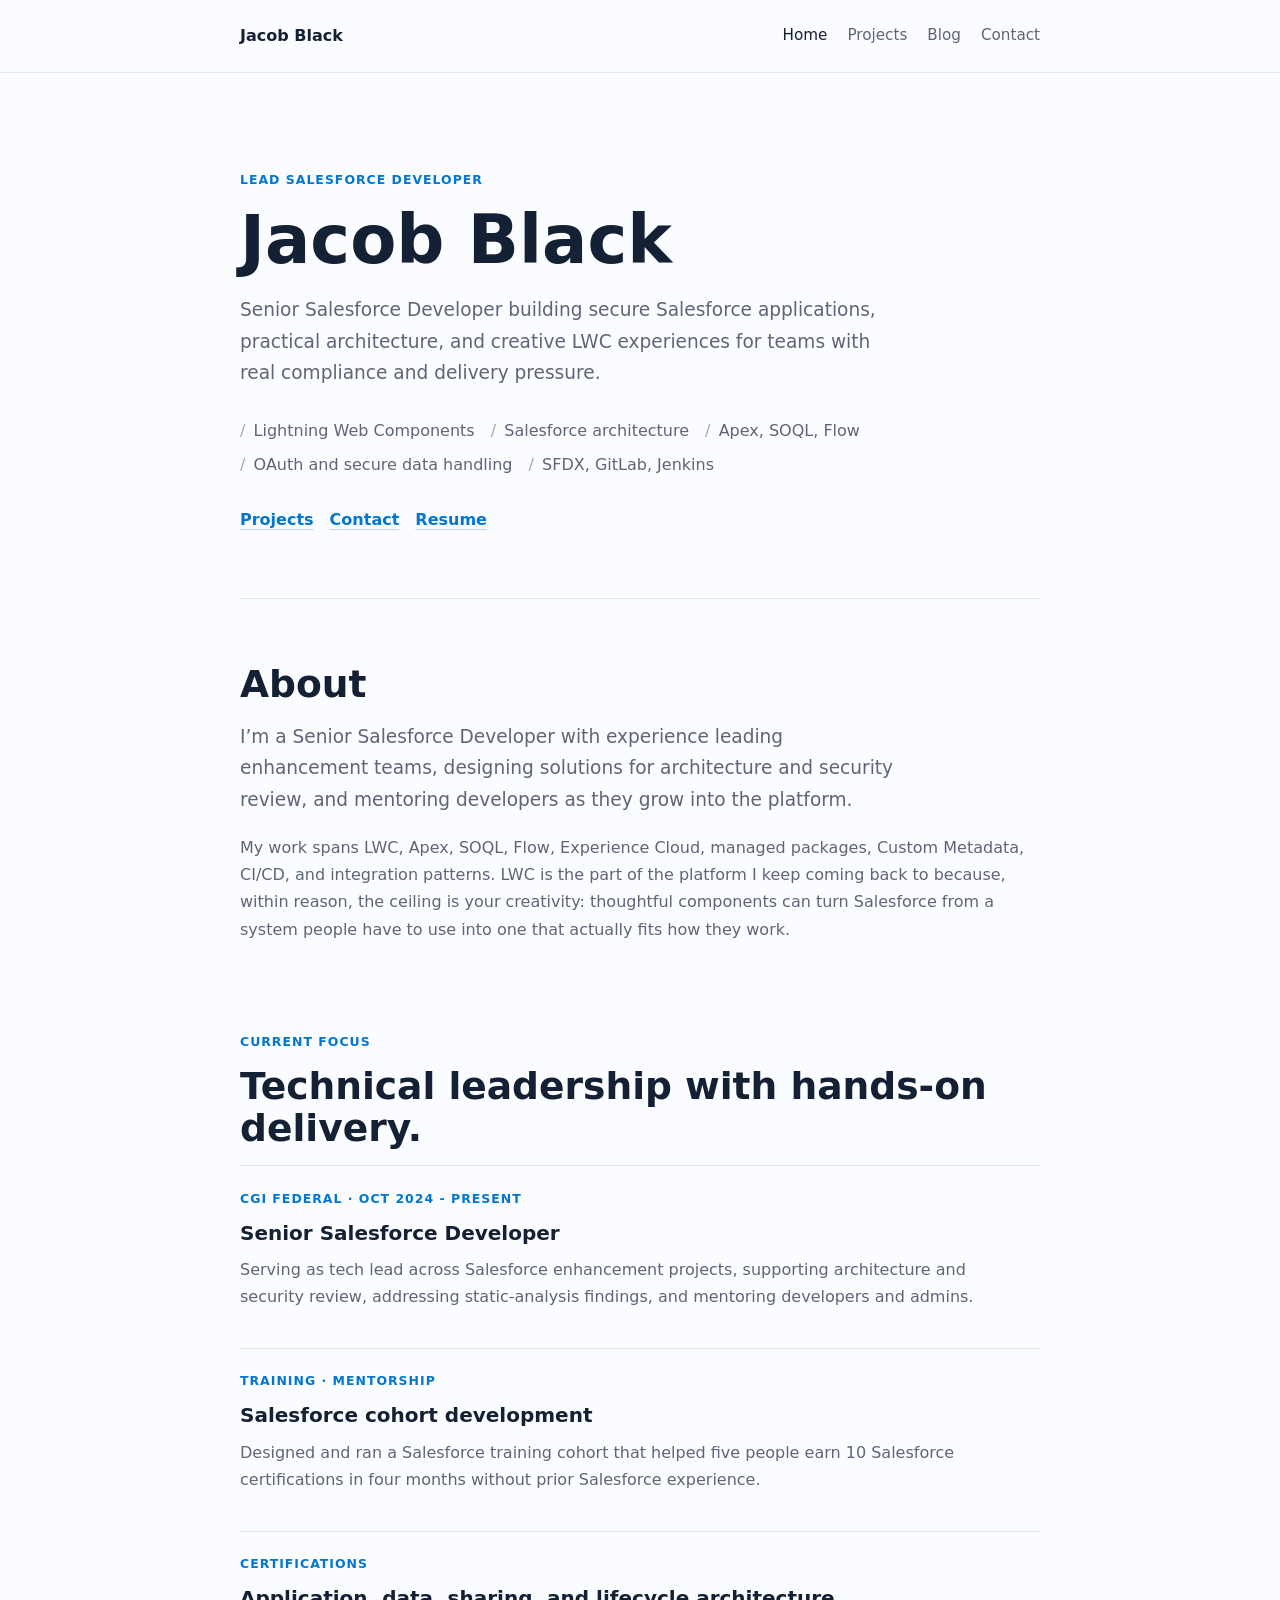
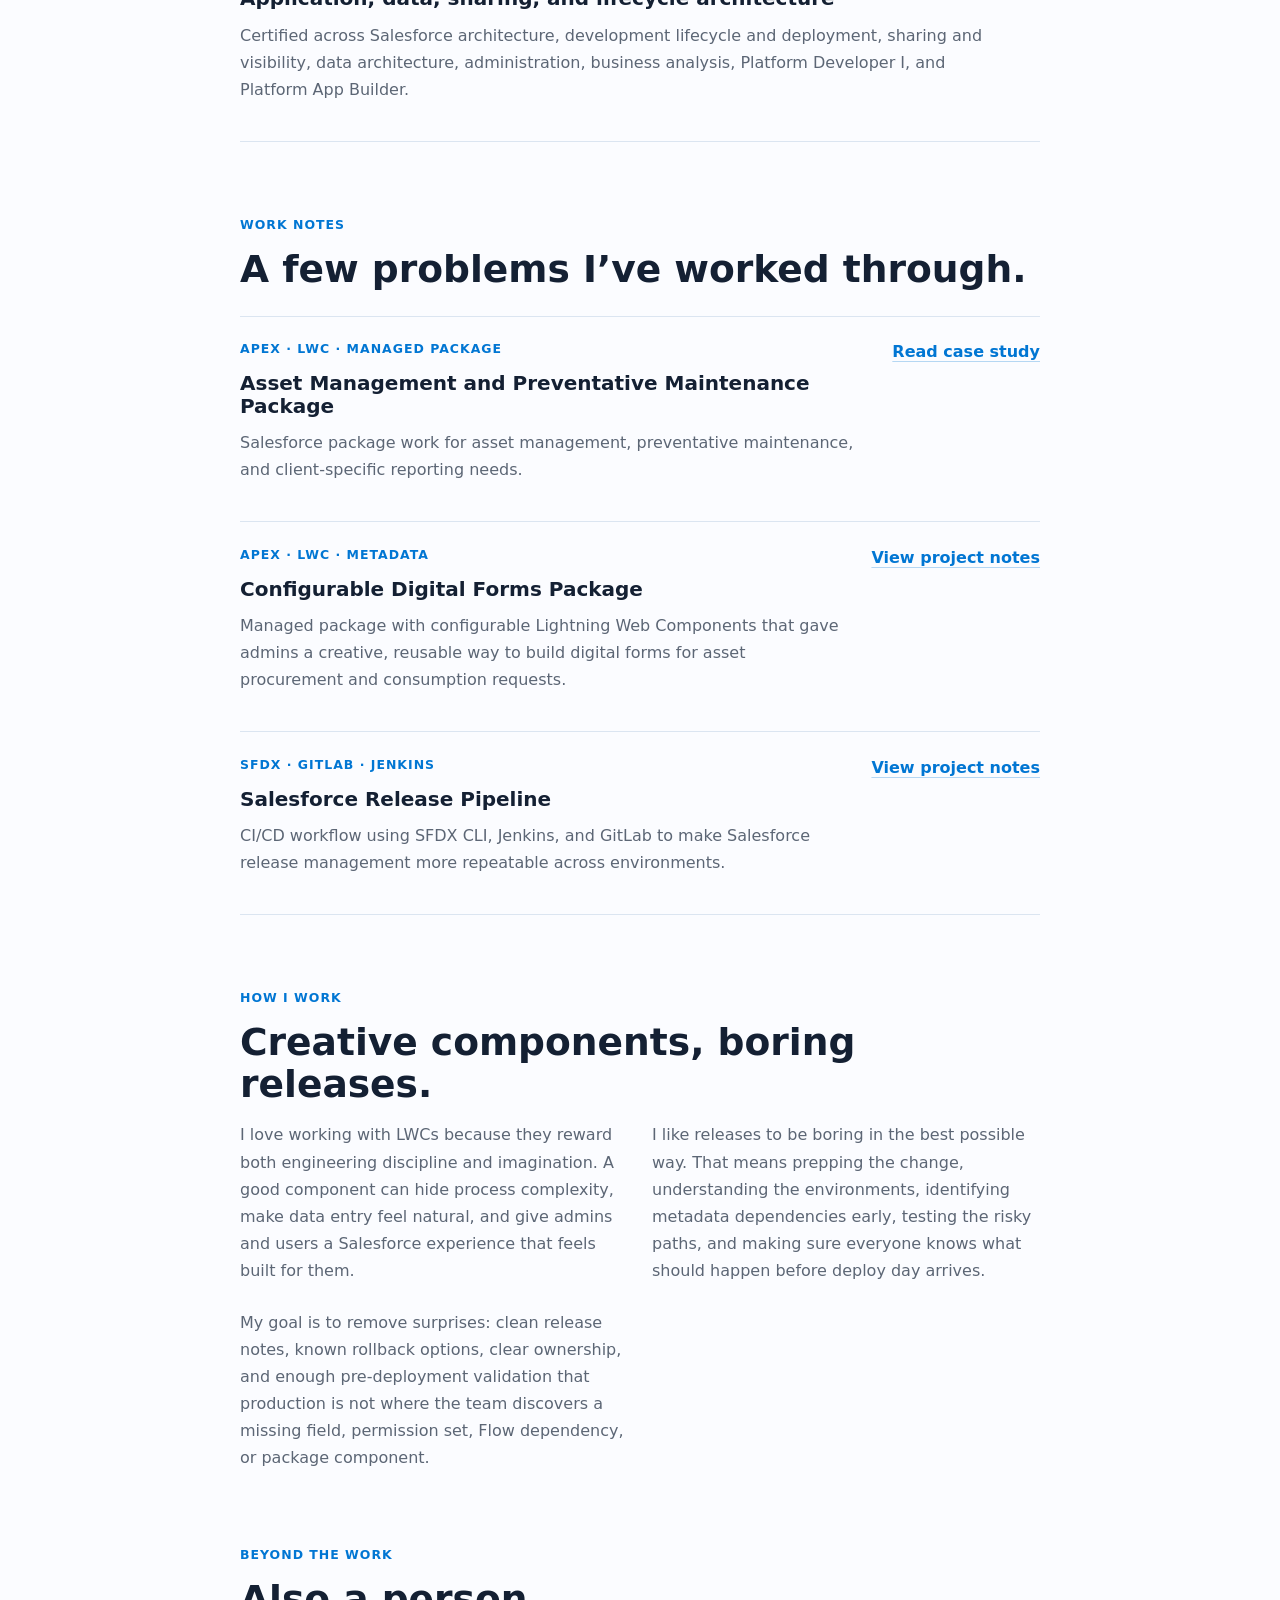
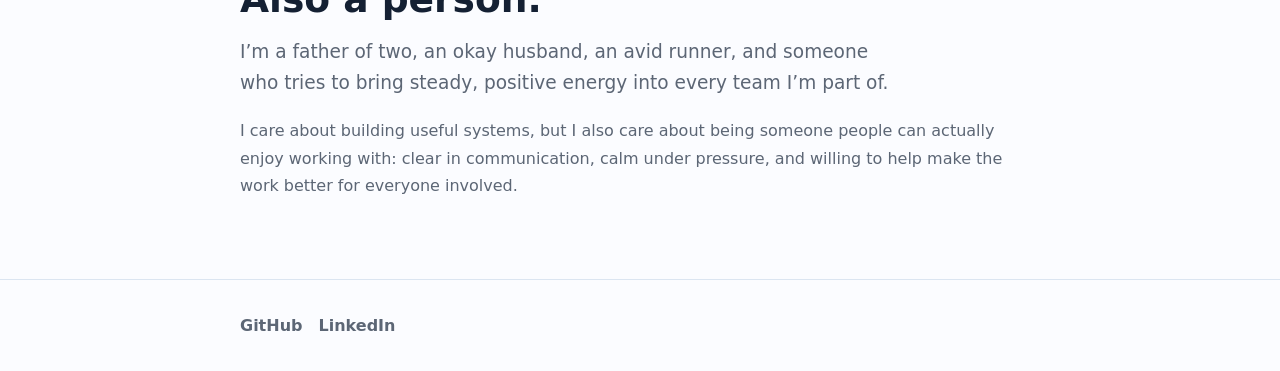
<file: index.html>
<!DOCTYPE html>
<html lang="en">
<head>
  <meta charset="UTF-8" />
  <meta name="viewport" content="width=device-width, initial-scale=1.0" />
  <meta name="description" content="Portfolio for Jacob Black, a Lead Salesforce Developer specializing in LWC, Salesforce architecture, secure integrations, and CI/CD." />
  <title>Jacob Black | Lead Salesforce Developer</title>
  <link rel="stylesheet" href="styles.css" />
  <script src="main.js" defer></script>
</head>
<body>
  <header class="site-header">
    <nav class="nav container" aria-label="Primary navigation">
      <a class="brand" href="index.html" aria-label="Jacob Black home">Jacob Black</a>
      <button class="nav-toggle" type="button" aria-expanded="false" aria-controls="primary-menu">
        <span class="sr-only">Toggle navigation</span>
        <span class="nav-toggle-line"></span>
        <span class="nav-toggle-line"></span>
      </button>
      <div class="nav-links" id="primary-menu">
        <a href="index.html">Home</a>
        <a href="projects.html">Projects</a>
        <a href="blog.html">Blog</a>
        <a href="contact.html">Contact</a>
      </div>
    </nav>
  </header>

  <main>
    <section class="intro container section-lg">
      <p class="eyebrow">Lead Salesforce Developer</p>
      <h1>Jacob Black</h1>
      <p class="hero-copy">
        Senior Salesforce Developer building secure Salesforce applications, practical architecture, and creative LWC experiences for teams with real compliance and delivery pressure.
      </p>
      <ul class="intro-meta" aria-label="Specialties">
        <li>Lightning Web Components</li>
        <li>Salesforce architecture</li>
        <li>Apex, SOQL, Flow</li>
        <li>OAuth and secure data handling</li>
        <li>SFDX, GitLab, Jenkins</li>
      </ul>
      <nav class="quiet-actions" aria-label="Primary actions">
        <a class="text-link" href="projects.html">Projects</a>
        <a class="text-link" href="contact.html">Contact</a>
        <a class="text-link" href="resume.pdf">Resume</a>
      </nav>
    </section>

    <section class="container section" aria-labelledby="about-heading">
      <h2 id="about-heading">About</h2>
      <p class="lead">
        I&rsquo;m a Senior Salesforce Developer with experience leading enhancement teams, designing solutions for architecture and security review, and mentoring developers as they grow into the platform.
      </p>
      <p>
        My work spans LWC, Apex, SOQL, Flow, Experience Cloud, managed packages, Custom Metadata, CI/CD, and integration patterns. LWC is the part of the platform I keep coming back to because, within reason, the ceiling is your creativity: thoughtful components can turn Salesforce from a system people have to use into one that actually fits how they work.
      </p>
    </section>

    <section class="container section" aria-labelledby="cred-heading">
      <p class="eyebrow">Current focus</p>
      <h2 id="cred-heading">Technical leadership with hands-on delivery.</h2>
      <div class="work-list">
        <article class="work-note">
          <div>
            <p class="project-meta">CGI Federal &middot; Oct 2024 - Present</p>
            <h3>Senior Salesforce Developer</h3>
            <p>Serving as tech lead across Salesforce enhancement projects, supporting architecture and security review, addressing static-analysis findings, and mentoring developers and admins.</p>
          </div>
        </article>

        <article class="work-note">
          <div>
            <p class="project-meta">Training &middot; Mentorship</p>
            <h3>Salesforce cohort development</h3>
            <p>Designed and ran a Salesforce training cohort that helped five people earn 10 Salesforce certifications in four months without prior Salesforce experience.</p>
          </div>
        </article>

        <article class="work-note">
          <div>
            <p class="project-meta">Certifications</p>
            <h3>Application, data, sharing, and lifecycle architecture</h3>
            <p>Certified across Salesforce architecture, development lifecycle and deployment, sharing and visibility, data architecture, administration, business analysis, Platform Developer I, and Platform App Builder.</p>
          </div>
        </article>
      </div>
    </section>

    <section class="container section" aria-labelledby="featured-heading">
      <div class="section-heading">
        <p class="eyebrow">Work notes</p>
        <h2 id="featured-heading">A few problems I&rsquo;ve worked through.</h2>
      </div>

      <!-- These compact entries keep the homepage closer to a technical dossier than a marketing page. -->
      <div class="work-list">
        <article class="work-note">
          <div>
            <p class="project-meta">Apex &middot; LWC &middot; Managed Package</p>
            <h3>Asset Management and Preventative Maintenance Package</h3>
            <p>Salesforce package work for asset management, preventative maintenance, and client-specific reporting needs.</p>
          </div>
          <a class="text-link" href="projects/asset-management.html">Read case study</a>
        </article>

        <article class="work-note">
          <div>
            <p class="project-meta">Apex &middot; LWC &middot; Metadata</p>
            <h3>Configurable Digital Forms Package</h3>
            <p>Managed package with configurable Lightning Web Components that gave admins a creative, reusable way to build digital forms for asset procurement and consumption requests.</p>
          </div>
          <a class="text-link" href="projects.html">View project notes</a>
        </article>

        <article class="work-note">
          <div>
            <p class="project-meta">SFDX &middot; GitLab &middot; Jenkins</p>
            <h3>Salesforce Release Pipeline</h3>
            <p>CI/CD workflow using SFDX CLI, Jenkins, and GitLab to make Salesforce release management more repeatable across environments.</p>
          </div>
          <a class="text-link" href="projects.html">View project notes</a>
        </article>
      </div>
    </section>

    <section class="container section" aria-labelledby="work-style-heading">
      <p class="eyebrow">How I work</p>
      <h2 id="work-style-heading">Creative components, boring releases.</h2>
      <div class="principle-list">
        <p>
          I love working with LWCs because they reward both engineering discipline and imagination. A good component can hide process complexity, make data entry feel natural, and give admins and users a Salesforce experience that feels built for them.
        </p>
        <p>
          I like releases to be boring in the best possible way. That means prepping the change, understanding the environments, identifying metadata dependencies early, testing the risky paths, and making sure everyone knows what should happen before deploy day arrives.
        </p>
        <p>
          My goal is to remove surprises: clean release notes, known rollback options, clear ownership, and enough pre-deployment validation that production is not where the team discovers a missing field, permission set, Flow dependency, or package component.
        </p>
      </div>
    </section>

    <section class="container section personal-section" aria-labelledby="personal-heading">
      <p class="eyebrow">Beyond the work</p>
      <h2 id="personal-heading">Also a person.</h2>
      <p class="lead">
        I&rsquo;m a father of two, an okay husband, an avid runner, and someone who tries to bring steady, positive energy into every team I&rsquo;m part of.
      </p>
      <p>
        I care about building useful systems, but I also care about being someone people can actually enjoy working with: clear in communication, calm under pressure, and willing to help make the work better for everyone involved.
      </p>
    </section>
  </main>

  <footer class="site-footer">
    <div class="container footer-content">
      <div class="footer-links">
        <a href="https://github.com/TheMulletDev" rel="noreferrer">GitHub</a>
        <a href="https://www.linkedin.com/in/jacob-black-9761b7188/" rel="noreferrer">LinkedIn</a>
      </div>
    </div>
  </footer>
</body>
</html>
</file>
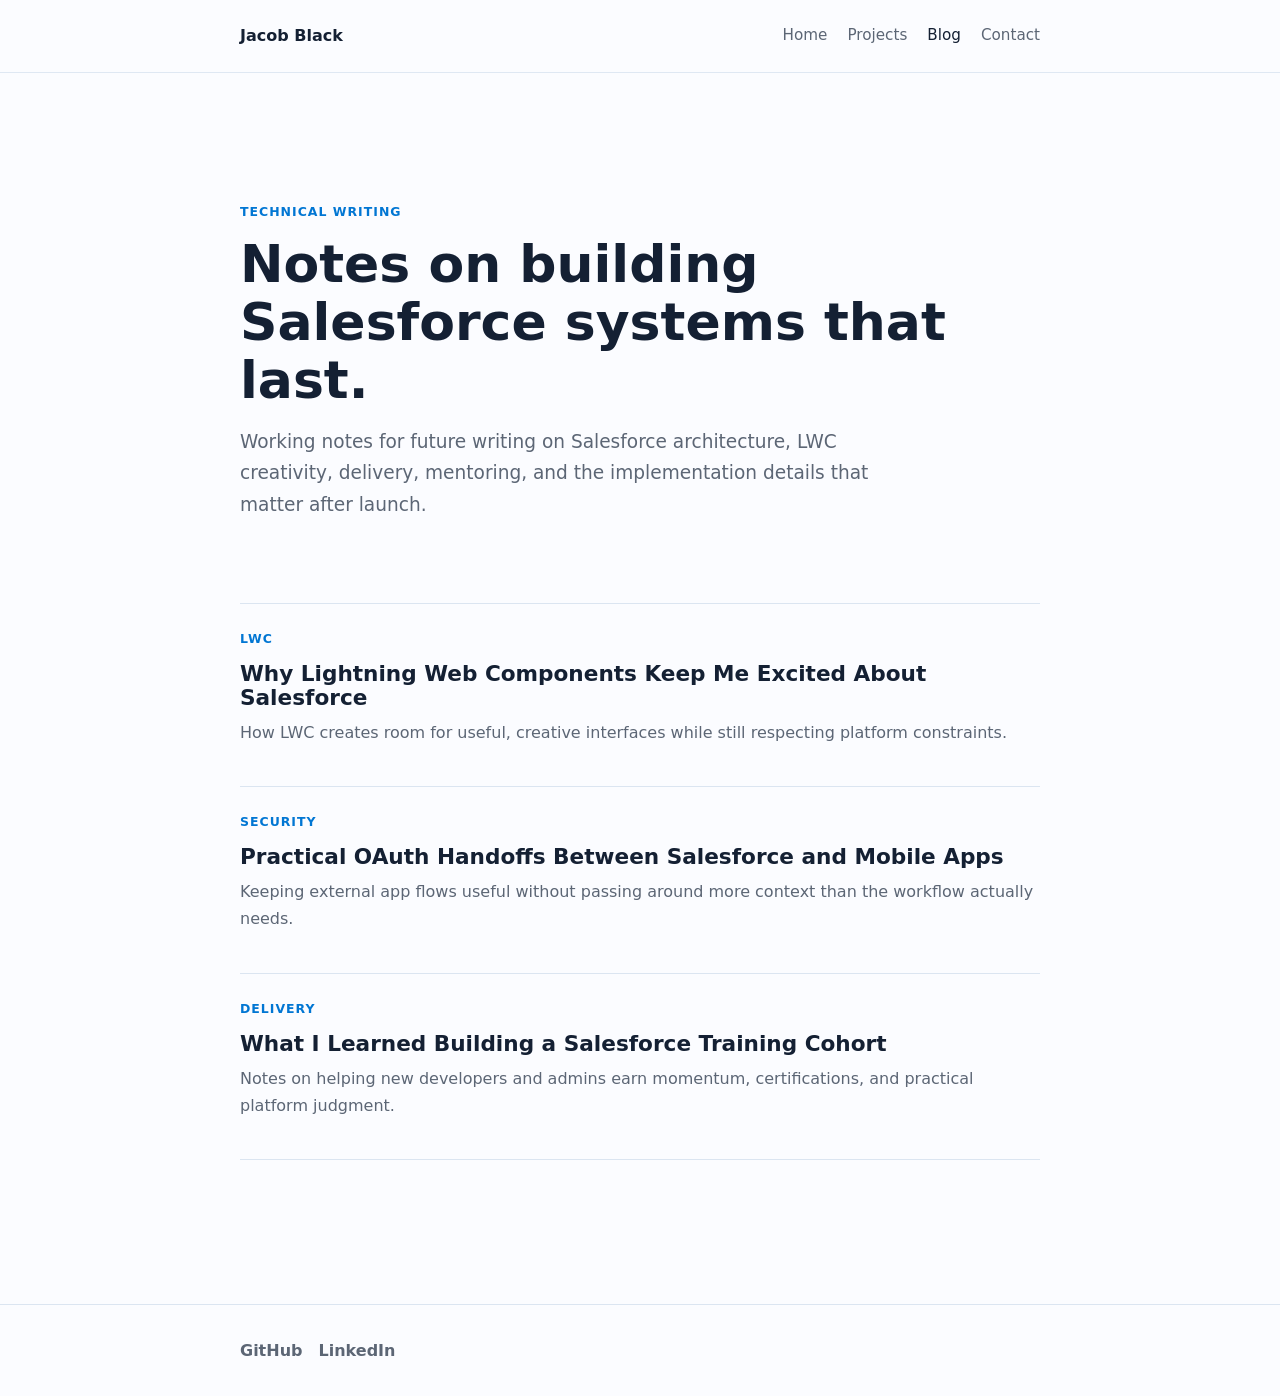
<file: blog.html>
<!DOCTYPE html>
<html lang="en">
<head>
  <meta charset="UTF-8" />
  <meta name="viewport" content="width=device-width, initial-scale=1.0" />
  <meta name="description" content="Technical writing by Jacob Black on Salesforce architecture, LWC, integrations, and release engineering." />
  <title>Blog | Jacob Black</title>
  <link rel="stylesheet" href="styles.css" />
  <script src="main.js" defer></script>
</head>
<body>
  <header class="site-header">
    <nav class="nav container" aria-label="Primary navigation">
      <a class="brand" href="index.html" aria-label="Jacob Black home">Jacob Black</a>
      <button class="nav-toggle" type="button" aria-expanded="false" aria-controls="primary-menu">
        <span class="sr-only">Toggle navigation</span>
        <span class="nav-toggle-line"></span>
        <span class="nav-toggle-line"></span>
      </button>
      <div class="nav-links" id="primary-menu">
        <a href="index.html">Home</a>
        <a href="projects.html">Projects</a>
        <a href="blog.html">Blog</a>
        <a href="contact.html">Contact</a>
      </div>
    </nav>
  </header>

  <main class="container page">
    <section class="section">
      <p class="eyebrow">Technical writing</p>
      <h1>Notes on building Salesforce systems that last.</h1>
      <p class="lead">
        Working notes for future writing on Salesforce architecture, LWC creativity, delivery, mentoring, and the implementation details that matter after launch.
      </p>
    </section>

    <section class="article-list" aria-label="Article list">
      <!-- Replace placeholder links with real article pages as the writing section grows. -->
      <article class="article-row">
        <p class="project-meta">LWC</p>
        <h2><a href="#">Why Lightning Web Components Keep Me Excited About Salesforce</a></h2>
        <p>How LWC creates room for useful, creative interfaces while still respecting platform constraints.</p>
      </article>

      <article class="article-row">
        <p class="project-meta">Security</p>
        <h2><a href="#">Practical OAuth Handoffs Between Salesforce and Mobile Apps</a></h2>
        <p>Keeping external app flows useful without passing around more context than the workflow actually needs.</p>
      </article>

      <article class="article-row">
        <p class="project-meta">Delivery</p>
        <h2><a href="#">What I Learned Building a Salesforce Training Cohort</a></h2>
        <p>Notes on helping new developers and admins earn momentum, certifications, and practical platform judgment.</p>
      </article>
    </section>
  </main>

  <footer class="site-footer">
    <div class="container footer-content">
      <div class="footer-links">
        <a href="https://github.com/TheMulletDev" rel="noreferrer">GitHub</a>
        <a href="https://www.linkedin.com/in/jacob-black-9761b7188/" rel="noreferrer">LinkedIn</a>
      </div>
    </div>
  </footer>
</body>
</html>
</file>
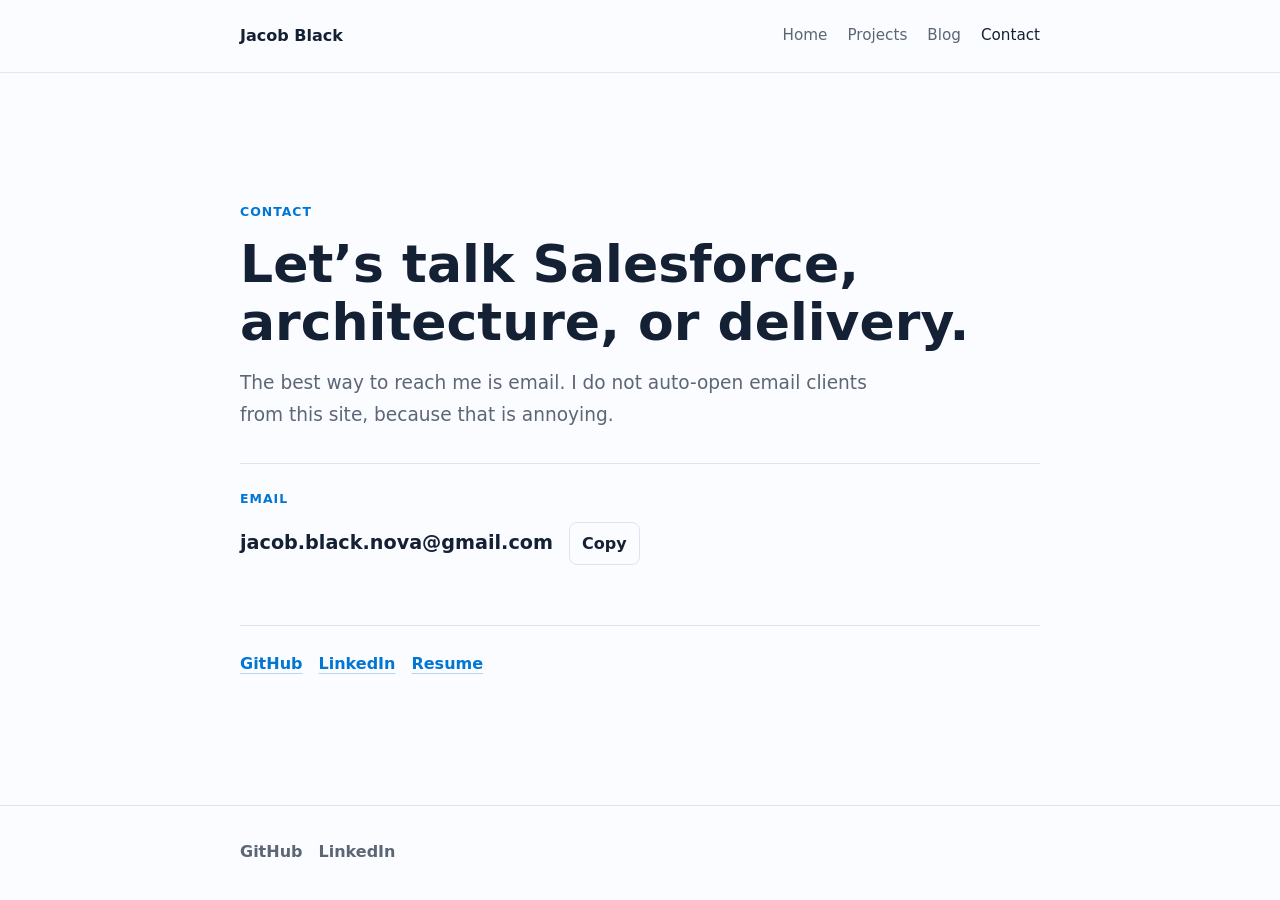
<file: contact.html>
<!DOCTYPE html>
<html lang="en">
<head>
  <meta charset="UTF-8" />
  <meta name="viewport" content="width=device-width, initial-scale=1.0" />
  <meta name="description" content="Contact Jacob Black, Senior Salesforce Developer." />
  <title>Contact | Jacob Black</title>
  <link rel="stylesheet" href="styles.css" />
  <script src="main.js" defer></script>
</head>
<body>
  <header class="site-header">
    <nav class="nav container" aria-label="Primary navigation">
      <a class="brand" href="index.html" aria-label="Jacob Black home">Jacob Black</a>
      <button class="nav-toggle" type="button" aria-expanded="false" aria-controls="primary-menu">
        <span class="sr-only">Toggle navigation</span>
        <span class="nav-toggle-line"></span>
        <span class="nav-toggle-line"></span>
      </button>
      <div class="nav-links" id="primary-menu">
        <a href="index.html">Home</a>
        <a href="projects.html">Projects</a>
        <a href="blog.html">Blog</a>
        <a href="contact.html">Contact</a>
      </div>
    </nav>
  </header>

  <main class="container page">
    <section class="section contact-page" aria-labelledby="contact-heading">
      <p class="eyebrow">Contact</p>
      <h1 id="contact-heading">Let&rsquo;s talk Salesforce, architecture, or delivery.</h1>
      <p class="lead">
        The best way to reach me is email. I do not auto-open email clients from this site, because that is annoying.
      </p>

      <div class="contact-panel" aria-label="Contact details">
        <p class="project-meta">Email</p>
        <div class="copy-row">
          <span class="contact-value" id="contact-email">jacob.black.nova@gmail.com</span>
          <button class="copy-button" type="button" data-copy-target="contact-email">Copy</button>
        </div>
        <p class="copy-status" data-copy-status aria-live="polite"></p>
      </div>

      <div class="contact-links" aria-label="Profile links">
        <a class="text-link" href="https://github.com/TheMulletDev" rel="noreferrer">GitHub</a>
        <a class="text-link" href="https://www.linkedin.com/in/jacob-black-9761b7188/" rel="noreferrer">LinkedIn</a>
        <a class="text-link" href="resume.pdf">Resume</a>
      </div>
    </section>
  </main>

  <footer class="site-footer">
    <div class="container footer-content">
      <div class="footer-links">
        <a href="https://github.com/TheMulletDev" rel="noreferrer">GitHub</a>
        <a href="https://www.linkedin.com/in/jacob-black-9761b7188/" rel="noreferrer">LinkedIn</a>
      </div>
    </div>
  </footer>
</body>
</html>
</file>
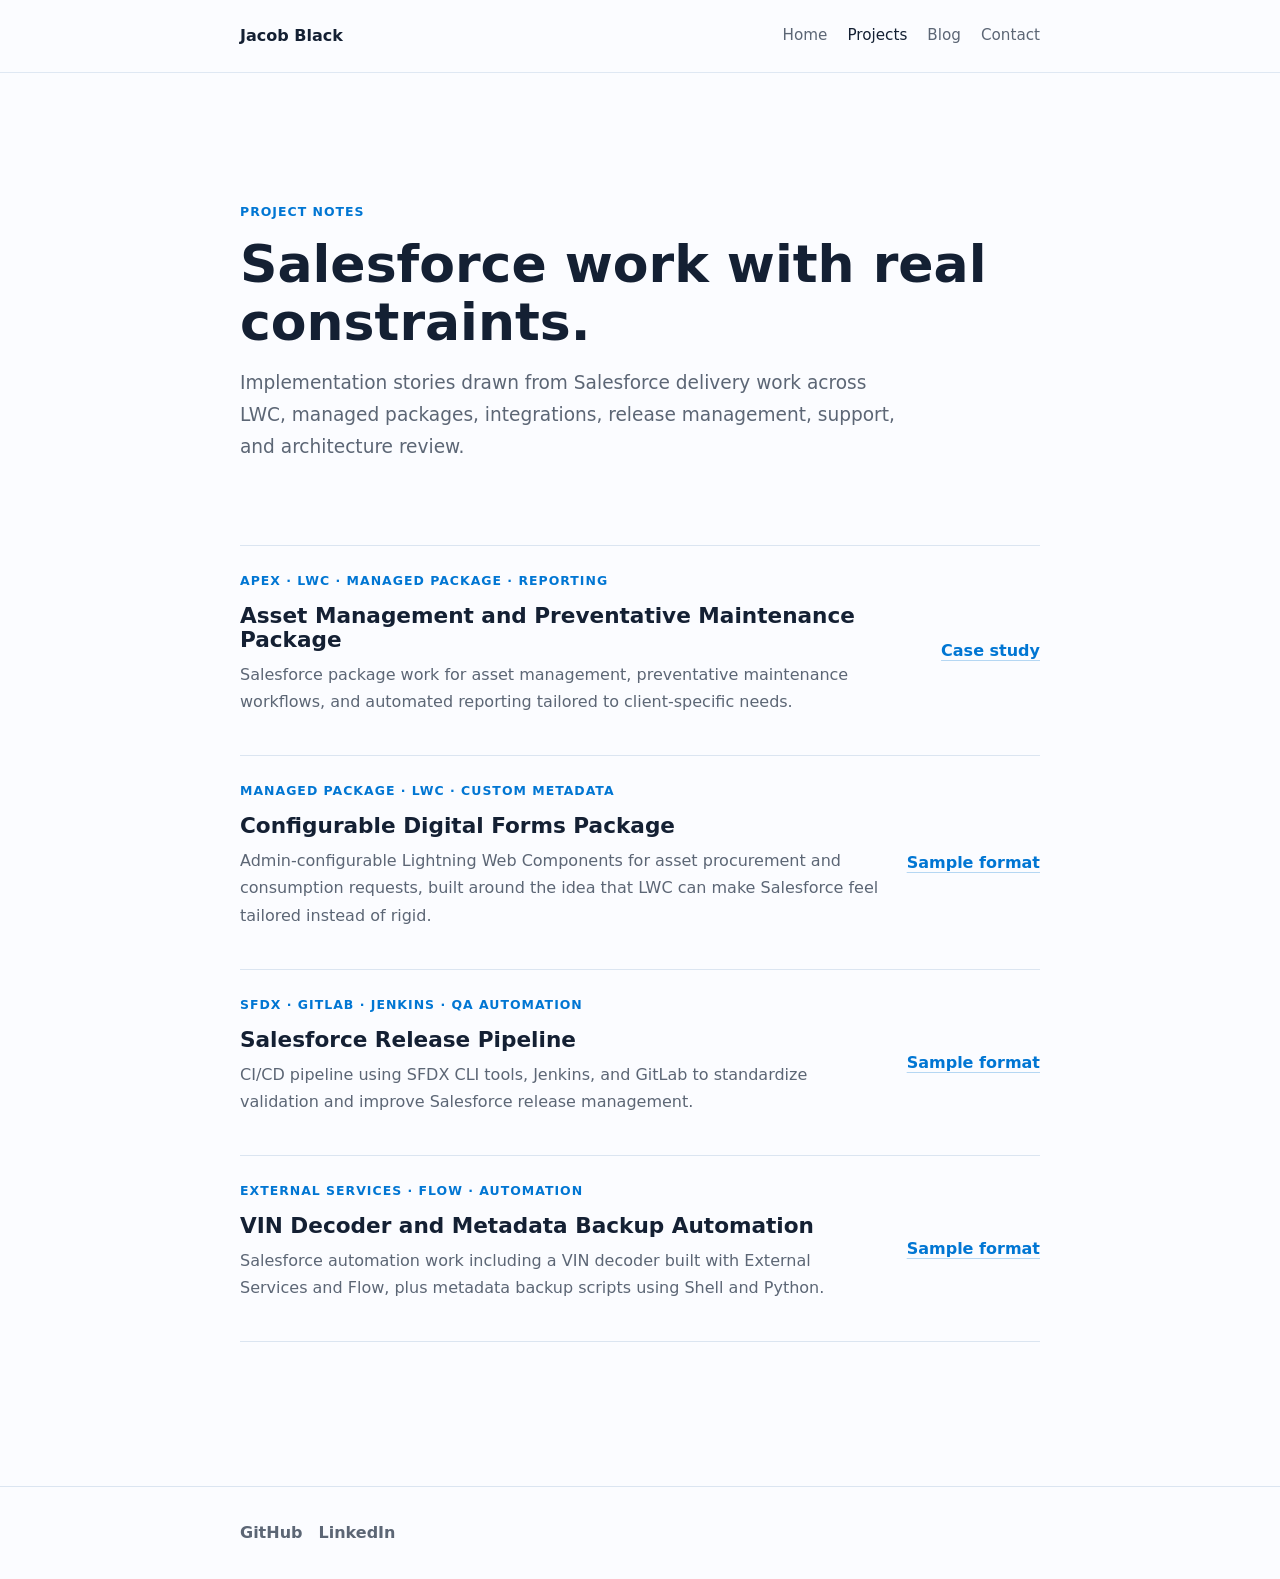
<file: projects.html>
<!DOCTYPE html>
<html lang="en">
<head>
  <meta charset="UTF-8" />
  <meta name="viewport" content="width=device-width, initial-scale=1.0" />
  <meta name="description" content="Salesforce project portfolio for Jacob Black, Lead Salesforce Developer." />
  <title>Projects | Jacob Black</title>
  <link rel="stylesheet" href="styles.css" />
  <script src="main.js" defer></script>
</head>
<body>
  <header class="site-header">
    <nav class="nav container" aria-label="Primary navigation">
      <a class="brand" href="index.html" aria-label="Jacob Black home">Jacob Black</a>
      <button class="nav-toggle" type="button" aria-expanded="false" aria-controls="primary-menu">
        <span class="sr-only">Toggle navigation</span>
        <span class="nav-toggle-line"></span>
        <span class="nav-toggle-line"></span>
      </button>
      <div class="nav-links" id="primary-menu">
        <a href="index.html">Home</a>
        <a href="projects.html">Projects</a>
        <a href="blog.html">Blog</a>
        <a href="contact.html">Contact</a>
      </div>
    </nav>
  </header>

  <main class="container page">
    <section class="section">
      <p class="eyebrow">Project notes</p>
      <h1>Salesforce work with real constraints.</h1>
      <p class="lead">
        Implementation stories drawn from Salesforce delivery work across LWC, managed packages, integrations, release management, support, and architecture review.
      </p>
    </section>

    <section class="project-list" aria-label="Project list">
      <!-- Add future projects as article elements to preserve the list semantics. -->
      <article class="project-row">
        <div>
          <p class="project-meta">Apex &middot; LWC &middot; Managed Package &middot; Reporting</p>
          <h2>Asset Management and Preventative Maintenance Package</h2>
          <p>Salesforce package work for asset management, preventative maintenance workflows, and automated reporting tailored to client-specific needs.</p>
        </div>
        <a class="text-link" href="projects/asset-management.html">Case study</a>
      </article>

      <article class="project-row">
        <div>
          <p class="project-meta">Managed Package &middot; LWC &middot; Custom Metadata</p>
          <h2>Configurable Digital Forms Package</h2>
          <p>Admin-configurable Lightning Web Components for asset procurement and consumption requests, built around the idea that LWC can make Salesforce feel tailored instead of rigid.</p>
        </div>
        <a class="text-link" href="projects/asset-management.html">Sample format</a>
      </article>

      <article class="project-row">
        <div>
          <p class="project-meta">SFDX &middot; GitLab &middot; Jenkins &middot; QA Automation</p>
          <h2>Salesforce Release Pipeline</h2>
          <p>CI/CD pipeline using SFDX CLI tools, Jenkins, and GitLab to standardize validation and improve Salesforce release management.</p>
        </div>
        <a class="text-link" href="projects/asset-management.html">Sample format</a>
      </article>

      <article class="project-row">
        <div>
          <p class="project-meta">External Services &middot; Flow &middot; Automation</p>
          <h2>VIN Decoder and Metadata Backup Automation</h2>
          <p>Salesforce automation work including a VIN decoder built with External Services and Flow, plus metadata backup scripts using Shell and Python.</p>
        </div>
        <a class="text-link" href="projects/asset-management.html">Sample format</a>
      </article>
    </section>
  </main>

  <footer class="site-footer">
    <div class="container footer-content">
      <div class="footer-links">
        <a href="https://github.com/TheMulletDev" rel="noreferrer">GitHub</a>
        <a href="https://www.linkedin.com/in/jacob-black-9761b7188/" rel="noreferrer">LinkedIn</a>
      </div>
    </div>
  </footer>
</body>
</html>
</file>
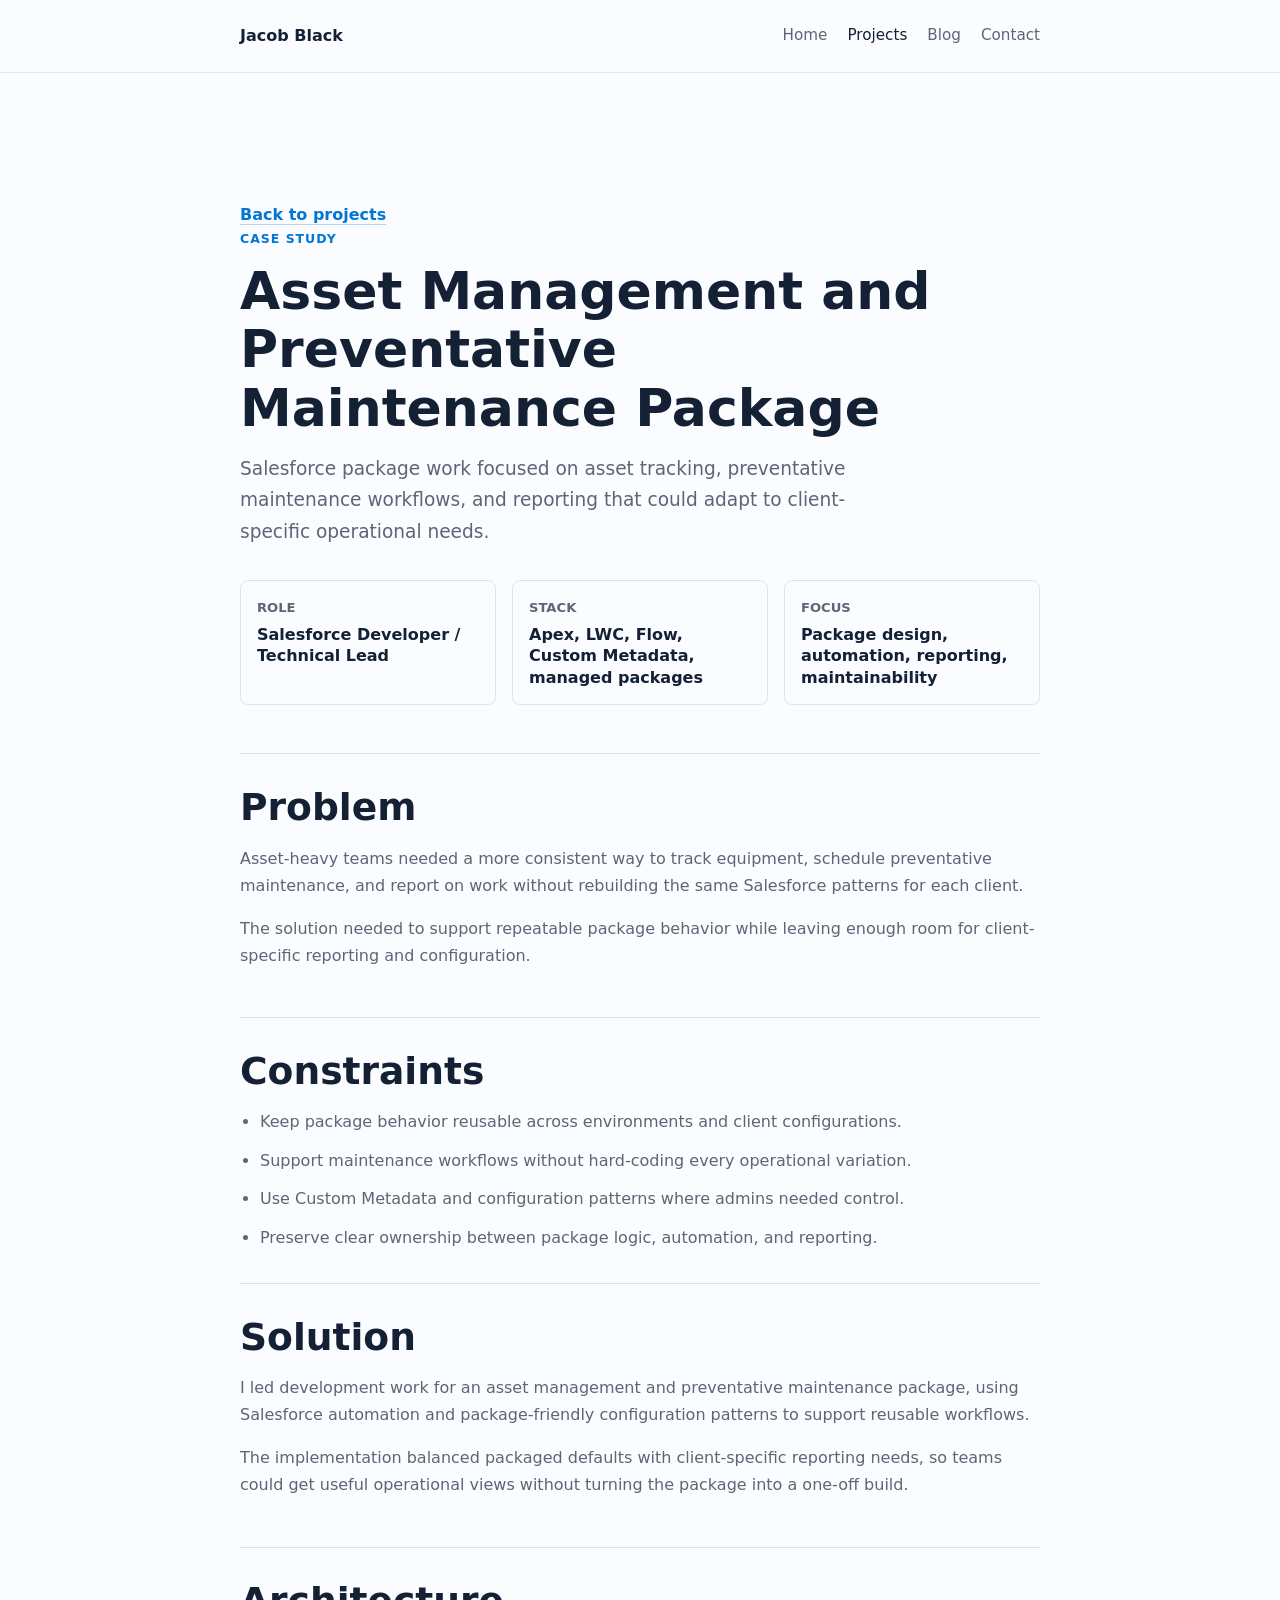
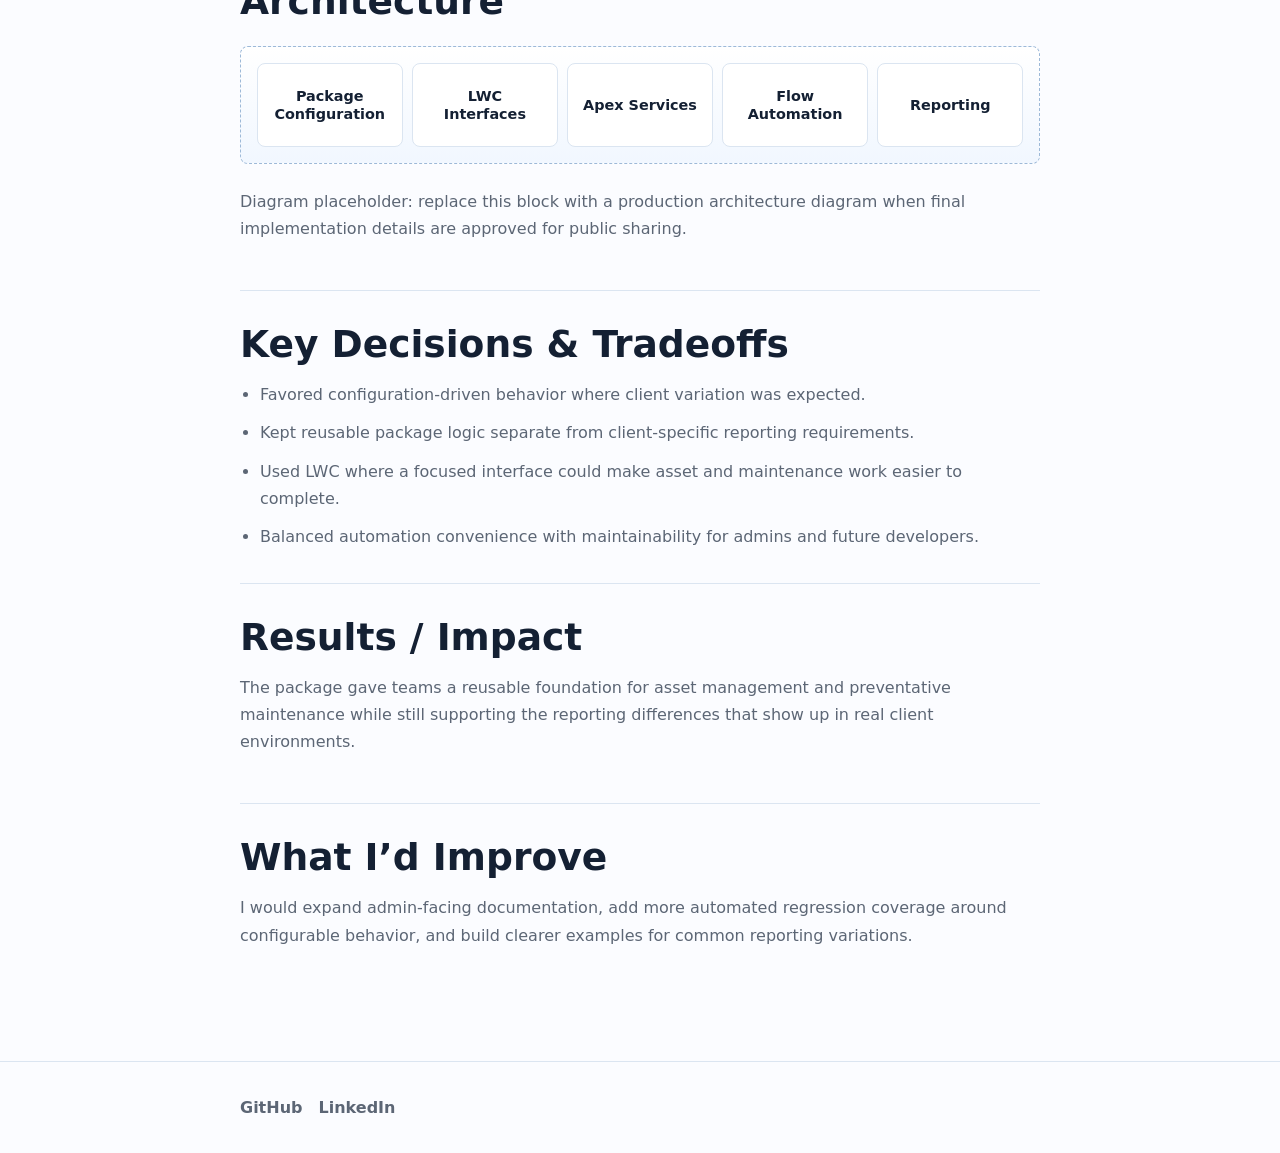
<file: projects/asset-management.html>
<!DOCTYPE html>
<html lang="en">
<head>
  <meta charset="UTF-8" />
  <meta name="viewport" content="width=device-width, initial-scale=1.0" />
  <meta name="description" content="Asset management and preventative maintenance Salesforce case study by Jacob Black." />
  <title>Asset Management Package | Jacob Black</title>
  <link rel="stylesheet" href="../styles.css" />
  <script src="../main.js" defer></script>
</head>
<body>
  <header class="site-header">
    <nav class="nav container" aria-label="Primary navigation">
      <a class="brand" href="../index.html" aria-label="Jacob Black home">Jacob Black</a>
      <button class="nav-toggle" type="button" aria-expanded="false" aria-controls="primary-menu">
        <span class="sr-only">Toggle navigation</span>
        <span class="nav-toggle-line"></span>
        <span class="nav-toggle-line"></span>
      </button>
      <div class="nav-links" id="primary-menu">
        <a href="../index.html">Home</a>
        <a href="../projects.html">Projects</a>
        <a href="../blog.html">Blog</a>
        <a href="../contact.html">Contact</a>
      </div>
    </nav>
  </header>

  <main class="container page case-study">
    <header class="case-hero section">
      <a class="text-link" href="../projects.html">Back to projects</a>
      <p class="eyebrow">Case study</p>
      <h1>Asset Management and Preventative Maintenance Package</h1>
      <p class="lead">
        Salesforce package work focused on asset tracking, preventative maintenance workflows, and reporting that could adapt to client-specific operational needs.
      </p>
      <dl class="case-summary" aria-label="Project summary">
        <div>
          <dt>Role</dt>
          <dd>Salesforce Developer / Technical Lead</dd>
        </div>
        <div>
          <dt>Stack</dt>
          <dd>Apex, LWC, Flow, Custom Metadata, managed packages</dd>
        </div>
        <div>
          <dt>Focus</dt>
          <dd>Package design, automation, reporting, maintainability</dd>
        </div>
      </dl>
    </header>

    <!-- Case study sections use a repeatable structure for future long-form project stories. -->
    <section class="case-section" aria-labelledby="problem-heading">
      <h2 id="problem-heading">Problem</h2>
      <p>
        Asset-heavy teams needed a more consistent way to track equipment, schedule preventative maintenance, and report on work without rebuilding the same Salesforce patterns for each client.
      </p>
      <p>
        The solution needed to support repeatable package behavior while leaving enough room for client-specific reporting and configuration.
      </p>
    </section>

    <section class="case-section" aria-labelledby="constraints-heading">
      <h2 id="constraints-heading">Constraints</h2>
      <ul class="content-list">
        <li>Keep package behavior reusable across environments and client configurations.</li>
        <li>Support maintenance workflows without hard-coding every operational variation.</li>
        <li>Use Custom Metadata and configuration patterns where admins needed control.</li>
        <li>Preserve clear ownership between package logic, automation, and reporting.</li>
      </ul>
    </section>

    <section class="case-section" aria-labelledby="solution-heading">
      <h2 id="solution-heading">Solution</h2>
      <p>
        I led development work for an asset management and preventative maintenance package, using Salesforce automation and package-friendly configuration patterns to support reusable workflows.
      </p>
      <p>
        The implementation balanced packaged defaults with client-specific reporting needs, so teams could get useful operational views without turning the package into a one-off build.
      </p>
    </section>

    <section class="case-section" aria-labelledby="architecture-heading">
      <h2 id="architecture-heading">Architecture</h2>
      <div class="diagram-placeholder" role="img" aria-label="Placeholder architecture diagram showing package configuration, LWC UI, Apex services, automation, and reporting">
        <div>Package Configuration</div>
        <span></span>
        <div>LWC Interfaces</div>
        <span></span>
        <div>Apex Services</div>
        <span></span>
        <div>Flow Automation</div>
        <span></span>
        <div>Reporting</div>
      </div>
      <p>
        Diagram placeholder: replace this block with a production architecture diagram when final implementation details are approved for public sharing.
      </p>
    </section>

    <section class="case-section" aria-labelledby="decisions-heading">
      <h2 id="decisions-heading">Key Decisions &amp; Tradeoffs</h2>
      <ul class="content-list">
        <li>Favored configuration-driven behavior where client variation was expected.</li>
        <li>Kept reusable package logic separate from client-specific reporting requirements.</li>
        <li>Used LWC where a focused interface could make asset and maintenance work easier to complete.</li>
        <li>Balanced automation convenience with maintainability for admins and future developers.</li>
      </ul>
    </section>

    <section class="case-section" aria-labelledby="results-heading">
      <h2 id="results-heading">Results / Impact</h2>
      <p>
        The package gave teams a reusable foundation for asset management and preventative maintenance while still supporting the reporting differences that show up in real client environments.
      </p>
    </section>

    <section class="case-section" aria-labelledby="improve-heading">
      <h2 id="improve-heading">What I&rsquo;d Improve</h2>
      <p>
        I would expand admin-facing documentation, add more automated regression coverage around configurable behavior, and build clearer examples for common reporting variations.
      </p>
    </section>
  </main>

  <footer class="site-footer">
    <div class="container footer-content">
      <div class="footer-links">
        <a href="https://github.com/TheMulletDev" rel="noreferrer">GitHub</a>
        <a href="https://www.linkedin.com/in/jacob-black-9761b7188/" rel="noreferrer">LinkedIn</a>
      </div>
    </div>
  </footer>
</body>
</html>
</file>
<file: styles.css>
:root {
  --color-bg: #fbfcff;
  --color-surface: #ffffff;
  --color-text: #142033;
  --color-muted: #5c6675;
  --color-border: #dbe5f1;
  --color-accent: #0176d3;
  --color-accent-dark: #014486;
  --color-soft: #eef6ff;
  --shadow-sm: none;
  --radius: 8px;
  --container: 800px;
}

* {
  box-sizing: border-box;
}

html {
  scroll-behavior: smooth;
}

body {
  margin: 0;
  background: var(--color-bg);
  color: var(--color-text);
  font-family: Inter, ui-sans-serif, system-ui, -apple-system, BlinkMacSystemFont, "Segoe UI", sans-serif;
  font-size: 16px;
  line-height: 1.7;
  text-rendering: optimizeLegibility;
}

body.nav-open {
  overflow: hidden;
}

a {
  color: inherit;
  text-decoration: none;
}

a:focus-visible,
button:focus-visible {
  outline: 3px solid rgba(1, 118, 211, 0.28);
  outline-offset: 3px;
}

p,
h1,
h2,
h3 {
  margin-top: 0;
}

p {
  color: var(--color-muted);
}

h1,
h2,
h3 {
  color: var(--color-text);
  font-weight: 720;
  line-height: 1.12;
  letter-spacing: 0;
}

h1 {
  max-width: 760px;
  margin-bottom: 1rem;
  font-size: clamp(2.6rem, 7vw, 4.2rem);
}

.page h1 {
  font-size: clamp(2.15rem, 5vw, 3.25rem);
}

h2 {
  margin-bottom: 1rem;
  font-size: clamp(1.7rem, 4vw, 2.35rem);
}

h3 {
  margin-bottom: 0.75rem;
  font-size: 1.25rem;
}

.container {
  width: min(100% - 2rem, var(--container));
  margin-inline: auto;
}

.site-header {
  position: sticky;
  top: 0;
  z-index: 20;
  border-bottom: 1px solid rgba(219, 229, 241, 0.85);
  background: rgba(251, 252, 255, 0.92);
  backdrop-filter: blur(14px);
}

.nav {
  display: flex;
  min-height: 72px;
  align-items: center;
  justify-content: space-between;
  gap: 1rem;
}

.brand {
  font-weight: 760;
  letter-spacing: 0;
}

.nav-links {
  display: flex;
  align-items: center;
  gap: 1.25rem;
  color: var(--color-muted);
  font-size: 0.95rem;
}

.nav-links a {
  transition: color 160ms ease;
}

.nav-links a:hover,
.nav-links a[aria-current="page"] {
  color: var(--color-text);
}

.nav-toggle {
  display: none;
  width: 44px;
  height: 44px;
  border: 1px solid var(--color-border);
  border-radius: var(--radius);
  background: var(--color-surface);
  cursor: pointer;
}

.nav-toggle-line {
  display: block;
  width: 18px;
  height: 2px;
  margin: 4px auto;
  background: var(--color-text);
}

.sr-only {
  position: absolute;
  width: 1px;
  height: 1px;
  padding: 0;
  overflow: hidden;
  clip: rect(0, 0, 0, 0);
  white-space: nowrap;
  border: 0;
}

.section,
.section-lg,
.page {
  padding-block: 4rem;
}

.section + .section {
  padding-top: 0.5rem;
}

.intro {
  padding-top: 6rem;
  padding-bottom: 4rem;
  border-bottom: 1px solid var(--color-border);
}

.eyebrow,
.project-meta {
  margin-bottom: 0.8rem;
  color: var(--color-accent);
  font-size: 0.78rem;
  font-weight: 760;
  letter-spacing: 0.08em;
  text-transform: uppercase;
}

.hero-copy,
.lead {
  max-width: 660px;
  font-size: 1.16rem;
}

.intro-meta {
  display: flex;
  flex-wrap: wrap;
  gap: 0.45rem 1rem;
  margin: 1.75rem 0 0;
  padding: 0;
  color: var(--color-muted);
  list-style: none;
}

.intro-meta li {
  position: relative;
  padding-left: 0.85rem;
}

.intro-meta li::before {
  position: absolute;
  left: 0;
  content: "/";
  color: #9baabd;
}

.quiet-actions {
  display: flex;
  flex-wrap: wrap;
  gap: 1rem;
  margin-top: 1.75rem;
}

.button-row {
  display: flex;
  flex-wrap: wrap;
  gap: 0.8rem;
  margin-top: 2rem;
}

.button {
  display: inline-flex;
  min-height: 44px;
  align-items: center;
  justify-content: center;
  border: 1px solid transparent;
  border-radius: var(--radius);
  padding: 0.75rem 1rem;
  font-weight: 680;
  line-height: 1.2;
  transition: background 160ms ease, border-color 160ms ease, color 160ms ease, transform 160ms ease;
}

.button:hover {
  transform: translateY(-1px);
}

.button-primary {
  background: var(--color-accent);
  color: #ffffff;
}

.button-primary:hover {
  background: var(--color-accent-dark);
}

.button-secondary {
  border-color: var(--color-border);
  background: var(--color-surface);
  color: var(--color-text);
}

.button-secondary:hover {
  border-color: #b8cbe1;
  background: #f7fbff;
}

.button-ghost {
  color: var(--color-accent);
}

.button-ghost:hover {
  background: var(--color-soft);
}

.section-heading {
  margin-bottom: 1.6rem;
}

.card-grid,
.work-list {
  display: grid;
  gap: 0;
}

.project-card,
.work-note,
.project-row,
.article-row {
  border-top: 1px solid var(--color-border);
  background: transparent;
  transition: background 160ms ease;
}

.project-card {
  display: flex;
  min-height: 0;
  flex-direction: column;
  justify-content: space-between;
  padding: 1.4rem 0;
}

.project-card:hover,
.work-note:hover,
.project-row:hover,
.article-row:hover {
  background: rgba(238, 246, 255, 0.58);
}

.text-link {
  color: var(--color-accent);
  font-weight: 680;
  text-decoration: underline;
  text-decoration-color: rgba(1, 118, 211, 0.28);
  text-underline-offset: 0.22em;
}

.text-link:hover {
  color: var(--color-accent-dark);
  text-decoration-color: currentColor;
}

.project-list,
.article-list {
  display: grid;
  padding-bottom: 5rem;
}

.work-note {
  display: grid;
  grid-template-columns: 1fr auto;
  align-items: start;
  gap: 1.5rem;
  padding: 1.35rem 0;
}

.work-note:last-child,
.project-row:last-child,
.article-row:last-child {
  border-bottom: 1px solid var(--color-border);
}

.project-row {
  display: grid;
  grid-template-columns: 1fr auto;
  align-items: center;
  gap: 1.5rem;
  padding: 1.5rem 0;
}

.project-row h2,
.article-row h2 {
  margin-bottom: 0.55rem;
  font-size: 1.35rem;
}

.article-row {
  padding: 1.5rem 0;
}

.principle-list {
  display: grid;
  grid-template-columns: 1fr 1fr;
  gap: 1.5rem;
}

.principle-list p {
  margin-bottom: 0;
}

.contact-panel {
  margin-top: 2rem;
  border-top: 1px solid var(--color-border);
  border-bottom: 1px solid var(--color-border);
  padding-block: 1.5rem;
}

.copy-row {
  display: flex;
  flex-wrap: wrap;
  align-items: center;
  gap: 0.75rem 1rem;
}

.contact-value {
  color: var(--color-text);
  font-size: 1.2rem;
  font-weight: 680;
}

.copy-button {
  min-height: 38px;
  border: 1px solid var(--color-border);
  border-radius: var(--radius);
  background: transparent;
  color: var(--color-text);
  cursor: pointer;
  font: inherit;
  font-weight: 680;
  padding: 0.45rem 0.75rem;
  transition: background 160ms ease, border-color 160ms ease;
}

.copy-button:hover {
  border-color: #b8cbe1;
  background: rgba(238, 246, 255, 0.72);
}

.copy-status {
  min-height: 1.5rem;
  margin: 0.75rem 0 0;
}

.contact-links {
  display: flex;
  flex-wrap: wrap;
  gap: 1rem;
  margin-top: 1.5rem;
}

.case-hero {
  padding-bottom: 3rem;
}

.case-summary {
  display: grid;
  grid-template-columns: repeat(3, 1fr);
  gap: 1rem;
  margin: 2rem 0 0;
}

.case-summary div {
  border: 1px solid var(--color-border);
  border-radius: var(--radius);
  background: transparent;
  padding: 1rem;
}

.case-summary dt {
  color: var(--color-muted);
  font-size: 0.82rem;
  font-weight: 700;
  text-transform: uppercase;
}

.case-summary dd {
  margin: 0.3rem 0 0;
  font-weight: 680;
  line-height: 1.35;
}

.case-section {
  padding-block: 2rem;
  border-top: 1px solid var(--color-border);
}

.content-list {
  margin: 0;
  padding-left: 1.25rem;
  color: var(--color-muted);
}

.content-list li + li {
  margin-top: 0.7rem;
}

.diagram-placeholder {
  display: grid;
  grid-template-columns: repeat(5, minmax(0, 1fr));
  align-items: center;
  gap: 0.6rem;
  margin: 1.5rem 0;
  border: 1px dashed #9db9d8;
  border-radius: var(--radius);
  background: linear-gradient(180deg, #ffffff, #f1f7ff);
  padding: 1rem;
}

.diagram-placeholder div {
  display: grid;
  min-height: 84px;
  place-items: center;
  border: 1px solid var(--color-border);
  border-radius: var(--radius);
  background: var(--color-surface);
  padding: 0.75rem;
  color: var(--color-text);
  font-size: 0.9rem;
  font-weight: 700;
  line-height: 1.25;
  text-align: center;
}

.diagram-placeholder span {
  display: none;
}

.site-footer {
  border-top: 1px solid var(--color-border);
  padding-block: 2rem;
}

.footer-content {
  display: flex;
  align-items: center;
  justify-content: space-between;
  gap: 1rem;
}

.footer-content p {
  margin: 0;
}

.footer-links {
  display: flex;
  gap: 1rem;
  color: var(--color-muted);
  font-weight: 650;
}

.footer-links a:hover {
  color: var(--color-text);
}

@media (max-width: 760px) {
  .nav-toggle {
    display: block;
  }

  .nav-links {
    position: fixed;
    inset: 72px 1rem auto 1rem;
    display: none;
    flex-direction: column;
    align-items: stretch;
    border: 1px solid var(--color-border);
    border-radius: var(--radius);
    background: var(--color-surface);
    padding: 0.75rem;
    box-shadow: var(--shadow-sm);
  }

  .nav-links.is-open {
    display: flex;
  }

  .nav-links a {
    padding: 0.85rem;
  }

  .section,
  .section-lg,
  .page {
    padding-block: 3.5rem;
  }

  .intro {
    padding-top: 3.5rem;
  }

  .card-grid,
  .work-list,
  .case-summary,
  .diagram-placeholder {
    grid-template-columns: 1fr;
  }

  .project-card {
    min-height: 0;
  }

  .work-note,
  .project-row {
    grid-template-columns: 1fr;
    align-items: start;
  }

  .project-row .button {
    width: 100%;
  }

  .principle-list {
    grid-template-columns: 1fr;
    gap: 0.5rem;
  }

  .footer-content {
    align-items: flex-start;
    flex-direction: column;
  }
}

@media (prefers-reduced-motion: reduce) {
  *,
  *::before,
  *::after {
    scroll-behavior: auto !important;
    transition-duration: 0.01ms !important;
    animation-duration: 0.01ms !important;
    animation-iteration-count: 1 !important;
  }
}
</file>
